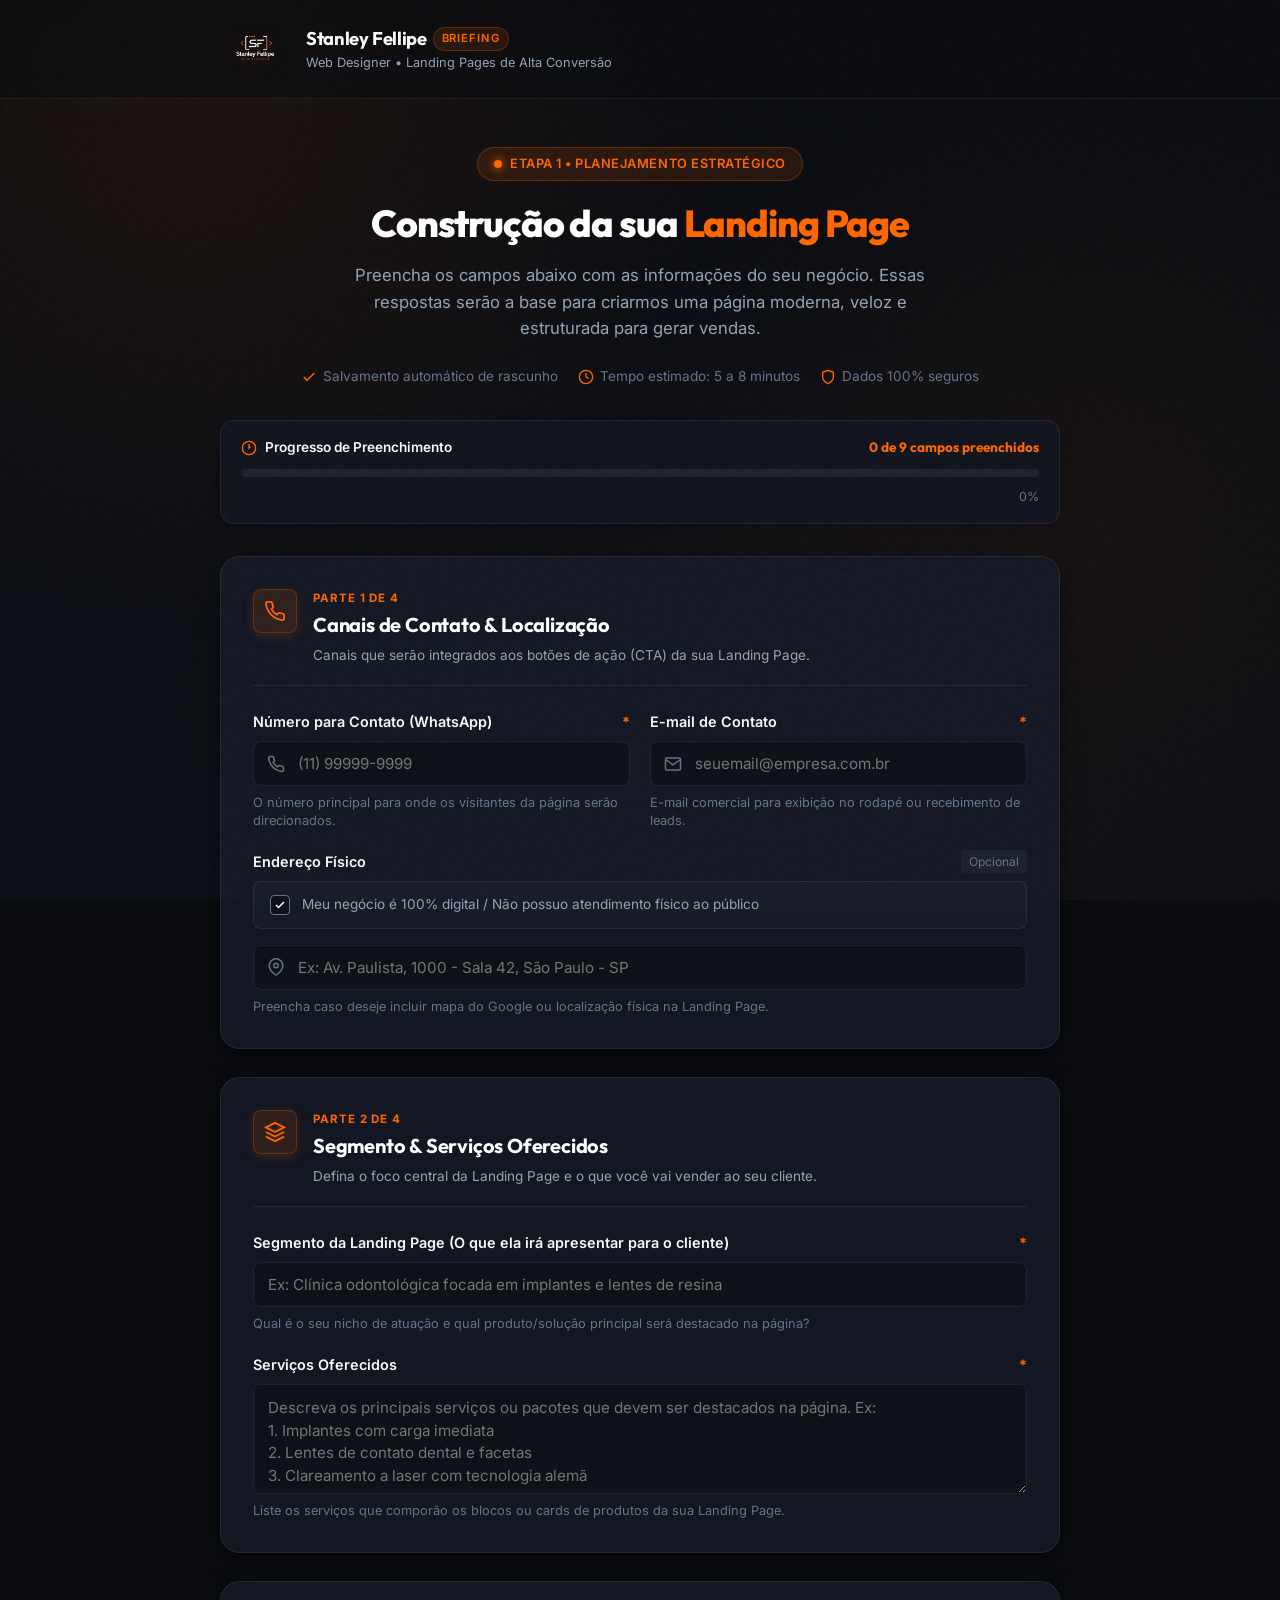
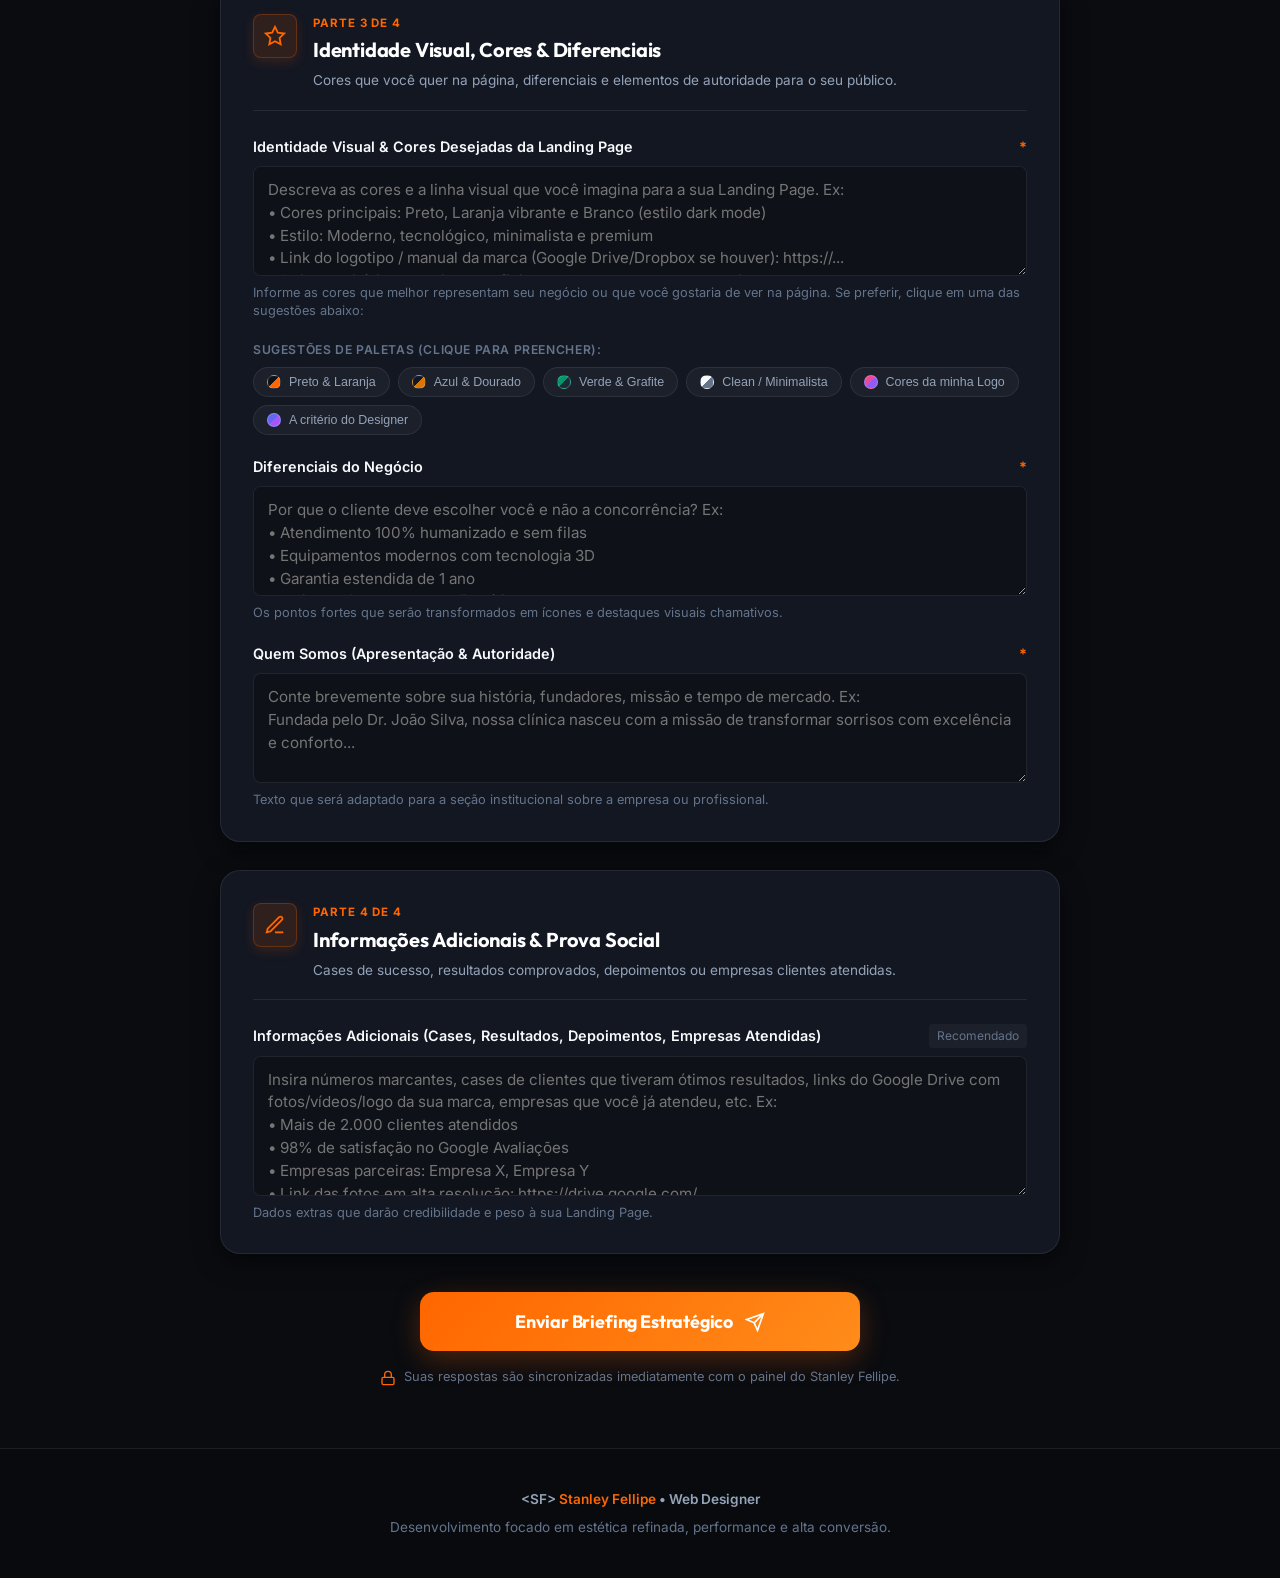
<file: index.html>
<!DOCTYPE html>
<html lang="pt-BR">
<head>
  <meta charset="UTF-8">
  <meta name="viewport" content="width=device-width, initial-scale=1.0">
  <title>Briefing de Landing Page | Stanley Fellipe - Web Designer</title>
  <meta name="description" content="Formulário oficial de briefing para criação de Landing Pages de alta conversão com Stanley Fellipe - Web Designer.">
  
  <!-- Google Fonts: Outfit & Inter -->
  <link rel="preconnect" href="https://fonts.googleapis.com">
  <link rel="preconnect" href="https://fonts.gstatic.com" crossorigin>
  <link href="https://fonts.googleapis.com/css2?family=Inter:wght@300;400;500;600;700&family=Outfit:wght@500;600;700;800;900&display=swap" rel="stylesheet">
  
  <!-- Stylesheets -->
  <link rel="stylesheet" href="css/style.css">
  <link rel="icon" type="image/png" href="assets/logo.png">
</head>
<body>

  <!-- Site Header -->
  <header class="site-header">
    <div class="container header-inner">
      <div class="brand-wrapper">
        <img src="assets/logo.png" alt="Stanley Fellipe - Web Designer" class="brand-logo-img" id="siteLogo">
        <div class="brand-text">
          <div class="brand-title">
            Stanley Fellipe
            <span class="brand-badge">Briefing</span>
          </div>
          <span class="brand-subtitle">Web Designer • Landing Pages de Alta Conversão</span>
        </div>
      </div>

    </div>
  </header>

  <!-- Main Content -->
  <main class="container">
    
    <!-- Hero Section -->
    <section class="hero-section">
      <div class="hero-tag">
        <span class="dot"></span>
        Etapa 1 • Planejamento Estratégico
      </div>
      <h1 class="hero-title">
        Construção da sua <span class="highlight">Landing Page</span>
      </h1>
      <p class="hero-description">
        Preencha os campos abaixo com as informações do seu negócio. Essas respostas serão a base para criarmos uma página moderna, veloz e estruturada para gerar vendas.
      </p>

      <div class="hero-features">
        <div class="hero-feature-item">
          <svg width="16" height="16" viewBox="0 0 24 24" fill="none" stroke="currentColor" stroke-width="2">
            <polyline points="20 6 9 17 4 12"></polyline>
          </svg>
          Salvamento automático de rascunho
        </div>
        <div class="hero-feature-item">
          <svg width="16" height="16" viewBox="0 0 24 24" fill="none" stroke="currentColor" stroke-width="2">
            <circle cx="12" cy="12" r="10"></circle>
            <polyline points="12 6 12 12 16 14"></polyline>
          </svg>
          Tempo estimado: 5 a 8 minutos
        </div>
        <div class="hero-feature-item">
          <svg width="16" height="16" viewBox="0 0 24 24" fill="none" stroke="currentColor" stroke-width="2">
            <path d="M12 22s8-4 8-10V5l-8-3-8 3v7c0 6 8 10 8 10z"></path>
          </svg>
          Dados 100% seguros
        </div>
      </div>
    </section>

    <!-- Progress Indicator Card -->
    <div class="progress-card">
      <div class="progress-header">
        <span class="progress-label">
          <svg width="16" height="16" viewBox="0 0 24 24" fill="none" stroke="var(--primary)" stroke-width="2">
            <circle cx="12" cy="12" r="10"></circle>
            <polyline points="12 6 12 12 14 10"></polyline>
          </svg>
          Progresso de Preenchimento
        </span>
        <span class="progress-counter" id="progressCount">0 de 9 campos preenchidos</span>
      </div>
      <div class="progress-track">
        <div class="progress-fill" id="progressFill"></div>
      </div>
      <div style="display: flex; justify-content: flex-end; font-size: 0.78rem; color: var(--text-dim);">
        <span id="progressPercent">0%</span>
      </div>
    </div>

    <!-- Briefing Form -->
    <form id="briefingForm" class="form-wrapper" novalidate>
      
      <!-- SEÇÃO 1: CONTATO & LOCALIZAÇÃO -->
      <section class="form-section" id="secContact">
        <div class="section-header">
          <div class="section-icon">
            <svg width="22" height="22" viewBox="0 0 24 24" fill="none" stroke="currentColor" stroke-width="2">
              <path d="M22 16.92v3a2 2 0 0 1-2.18 2 19.79 19.79 0 0 1-8.63-3.07 19.5 19.5 0 0 1-6-6 19.79 19.79 0 0 1-3.07-8.67A2 2 0 0 1 4.11 2h3a2 2 0 0 1 2 1.72 12.84 12.84 0 0 0 .7 2.81 2 2 0 0 1-.45 2.11L8.09 9.91a16 16 0 0 0 6 6l1.27-1.27a2 2 0 0 1 2.11-.45 12.84 12.84 0 0 0 2.81.7A2 2 0 0 1 22 16.92z"></path>
            </svg>
          </div>
          <div class="section-title-wrap">
            <span class="section-number">Parte 1 de 4</span>
            <h2 class="section-title">Canais de Contato & Localização</h2>
            <p class="section-desc">Canais que serão integrados aos botões de ação (CTA) da sua Landing Page.</p>
          </div>
        </div>

        <div class="form-grid">
          <!-- WhatsApp -->
          <div class="form-group">
            <label for="whatsapp" class="form-label">
              Número para Contato (WhatsApp)
              <span class="label-required">*</span>
            </label>
            <div class="input-container">
              <span class="input-icon">
                <svg width="18" height="18" viewBox="0 0 24 24" fill="none" stroke="currentColor" stroke-width="2">
                  <path d="M22 16.92v3a2 2 0 0 1-2.18 2 19.79 19.79 0 0 1-8.63-3.07 19.5 19.5 0 0 1-6-6 19.79 19.79 0 0 1-3.07-8.67A2 2 0 0 1 4.11 2h3a2 2 0 0 1 2 1.72 12.84 12.84 0 0 0 .7 2.81 2 2 0 0 1-.45 2.11L8.09 9.91a16 16 0 0 0 6 6l1.27-1.27a2 2 0 0 1 2.11-.45 12.84 12.84 0 0 0 2.81.7A2 2 0 0 1 22 16.92z"></path>
                </svg>
              </span>
              <input type="tel" id="whatsapp" name="whatsapp" class="form-input has-icon" placeholder="(11) 99999-9999" required autocomplete="tel" />
            </div>
            <span class="form-helper">O número principal para onde os visitantes da página serão direcionados.</span>
          </div>

          <!-- E-mail -->
          <div class="form-group">
            <label for="email" class="form-label">
              E-mail de Contato
              <span class="label-required">*</span>
            </label>
            <div class="input-container">
              <span class="input-icon">
                <svg width="18" height="18" viewBox="0 0 24 24" fill="none" stroke="currentColor" stroke-width="2">
                  <path d="M4 4h16c1.1 0 2 .9 2 2v12c0 1.1-.9 2-2 2H4c-1.1 0-2-.9-2-2V6c0-1.1.9-2 2-2z"></path>
                  <polyline points="22,6 12,13 2,6"></polyline>
                </svg>
              </span>
              <input type="email" id="email" name="email" class="form-input has-icon" placeholder="seuemail@empresa.com.br" required autocomplete="email" />
            </div>
            <span class="form-helper">E-mail comercial para exibição no rodapé ou recebimento de leads.</span>
          </div>

          <!-- Endereço (se necessário) -->
          <div class="form-group col-span-2">
            <label class="form-label">
              Endereço Físico
              <span class="label-optional">Opcional</span>
            </label>
            
            <label class="checkbox-card" id="checkboxCardEndereco">
              <input type="checkbox" id="semEnderecoFisico" style="display: none;">
              <span class="custom-checkbox">
                <svg width="12" height="12" viewBox="0 0 24 24" fill="none" stroke="#fff" stroke-width="3">
                  <polyline points="20 6 9 17 4 12"></polyline>
                </svg>
              </span>
              <span class="checkbox-text">Meu negócio é 100% digital / Não possuo atendimento físico ao público</span>
            </label>

            <div id="enderecoInputGroup" class="input-container">
              <span class="input-icon">
                <svg width="18" height="18" viewBox="0 0 24 24" fill="none" stroke="currentColor" stroke-width="2">
                  <path d="M21 10c0 7-9 13-9 13s-9-6-9-13a9 9 0 0 1 18 0z"></path>
                  <circle cx="12" cy="10" r="3"></circle>
                </svg>
              </span>
              <input type="text" id="endereco" name="endereco" class="form-input has-icon" placeholder="Ex: Av. Paulista, 1000 - Sala 42, São Paulo - SP" />
            </div>
            <span class="form-helper">Preencha caso deseje incluir mapa do Google ou localização física na Landing Page.</span>
          </div>
        </div>
      </section>

      <!-- SEÇÃO 2: SEGMENTO & SERVIÇOS -->
      <section class="form-section" id="secServices">
        <div class="section-header">
          <div class="section-icon">
            <svg width="22" height="22" viewBox="0 0 24 24" fill="none" stroke="currentColor" stroke-width="2">
              <polygon points="12 2 2 7 12 12 22 7 12 2"></polygon>
              <polyline points="2 17 12 22 22 17"></polyline>
              <polyline points="2 12 12 17 22 12"></polyline>
            </svg>
          </div>
          <div class="section-title-wrap">
            <span class="section-number">Parte 2 de 4</span>
            <h2 class="section-title">Segmento & Serviços Oferecidos</h2>
            <p class="section-desc">Defina o foco central da Landing Page e o que você vai vender ao seu cliente.</p>
          </div>
        </div>

        <div class="form-grid single-col">
          <!-- Segmento da LP -->
          <div class="form-group">
            <label for="segmento" class="form-label">
              Segmento da Landing Page (O que ela irá apresentar para o cliente)
              <span class="label-required">*</span>
            </label>
            <input type="text" id="segmento" name="segmento" class="form-input" placeholder="Ex: Clínica odontológica focada em implantes e lentes de resina" required />
            <span class="form-helper">Qual é o seu nicho de atuação e qual produto/solução principal será destacado na página?</span>
          </div>

          <!-- Serviços Oferecidos -->
          <div class="form-group">
            <label for="servicos" class="form-label">
              Serviços Oferecidos
              <span class="label-required">*</span>
            </label>
            <textarea id="servicos" name="servicos" class="form-textarea" placeholder="Descreva os principais serviços ou pacotes que devem ser destacados na página. Ex:
1. Implantes com carga imediata
2. Lentes de contato dental e facetas
3. Clareamento a laser com tecnologia alemã" required></textarea>
            <span class="form-helper">Liste os serviços que comporão os blocos ou cards de produtos da sua Landing Page.</span>
          </div>
        </div>
      </section>

      <!-- SEÇÃO 3: IDENTIDADE VISUAL & DIFERENCIAIS -->
      <section class="form-section" id="secBrand">
        <div class="section-header">
          <div class="section-icon">
            <svg width="22" height="22" viewBox="0 0 24 24" fill="none" stroke="currentColor" stroke-width="2">
              <path d="M12 2l3.09 6.26L22 9.27l-5 4.87 1.18 6.88L12 17.77l-6.18 3.25L7 14.14 2 9.27l6.91-1.01L12 2z"></path>
            </svg>
          </div>
          <div class="section-title-wrap">
            <span class="section-number">Parte 3 de 4</span>
            <h2 class="section-title">Identidade Visual, Cores & Diferenciais</h2>
            <p class="section-desc">Cores que você quer na página, diferenciais e elementos de autoridade para o seu público.</p>
          </div>
        </div>

        <div class="form-grid single-col">
          <!-- Identidade Visual & Cores Desejadas -->
          <div class="form-group">
            <label for="cores" class="form-label">
              Identidade Visual & Cores Desejadas da Landing Page
              <span class="label-required">*</span>
            </label>
            <textarea id="cores" name="cores" class="form-textarea" placeholder="Descreva as cores e a linha visual que você imagina para a sua Landing Page. Ex:
• Cores principais: Preto, Laranja vibrante e Branco (estilo dark mode)
• Estilo: Moderno, tecnológico, minimalista e premium
• Link do logotipo / manual da marca (Google Drive/Dropbox se houver): https://...
• Deixo a critério do designer definir a melhor paleta para o meu nicho" required></textarea>
            <span class="form-helper">Informe as cores que melhor representam seu negócio ou que você gostaria de ver na página. Se preferir, clique em uma das sugestões abaixo:</span>
            
            <div class="color-chips-wrapper">
              <span class="color-chips-title">Sugestões de paletas (clique para preencher):</span>
              <div class="color-chips-list">
                <button type="button" class="color-chip" data-color="Preto, Laranja Vibrante e Branco (Moderno, Tecnológico e Alta Conversão)">
                  <span class="color-preview" style="background: linear-gradient(135deg, #0f1015 50%, #ff6600 50%);"></span>
                  Preto & Laranja
                </button>
                <button type="button" class="color-chip" data-color="Azul Petróleo, Dourado e Branco (Elegante, Confiança e Corporativo)">
                  <span class="color-preview" style="background: linear-gradient(135deg, #0f172a 50%, #d97706 50%);"></span>
                  Azul & Dourado
                </button>
                <button type="button" class="color-chip" data-color="Verde Esmeralda, Grafite e Branco (Saúde, Sustentabilidade e Sucesso)">
                  <span class="color-preview" style="background: linear-gradient(135deg, #059669 50%, #1e293b 50%);"></span>
                  Verde & Grafite
                </button>
                <button type="button" class="color-chip" data-color="Tons Neutros, Branco e Cinza (Clean, Sofisticado e Minimalista)">
                  <span class="color-preview" style="background: linear-gradient(135deg, #f8fafc 50%, #64748b 50%);"></span>
                  Clean / Minimalista
                </button>
                <button type="button" class="color-chip" data-color="Quero utilizar estritamente as mesmas cores da minha Logomarca atual">
                  <span class="color-preview" style="background: linear-gradient(135deg, #ec4899 50%, #8b5cf6 50%);"></span>
                  Cores da minha Logo
                </button>
                <button type="button" class="color-chip" data-color="Deixo a critério do designer criar a melhor paleta para o meu segmento">
                  <span class="color-preview" style="background: linear-gradient(135deg, #6366f1 50%, #a855f7 50%);"></span>
                  A critério do Designer
                </button>
              </div>
            </div>
          </div>

          <!-- Diferenciais -->
          <div class="form-group">
            <label for="diferenciais" class="form-label">
              Diferenciais do Negócio
              <span class="label-required">*</span>
            </label>
            <textarea id="diferenciais" name="diferenciais" class="form-textarea" placeholder="Por que o cliente deve escolher você e não a concorrência? Ex:
• Atendimento 100% humanizado e sem filas
• Equipamentos modernos com tecnologia 3D
• Garantia estendida de 1 ano
• Mais de 10 anos de atuação sólida no mercado" required></textarea>
            <span class="form-helper">Os pontos fortes que serão transformados em ícones e destaques visuais chamativos.</span>
          </div>

          <!-- Quem Somos -->
          <div class="form-group">
            <label for="quemSomos" class="form-label">
              Quem Somos (Apresentação & Autoridade)
              <span class="label-required">*</span>
            </label>
            <textarea id="quemSomos" name="quemSomos" class="form-textarea" placeholder="Conte brevemente sobre sua história, fundadores, missão e tempo de mercado. Ex:
Fundada pelo Dr. João Silva, nossa clínica nasceu com a missão de transformar sorrisos com excelência e conforto..." required></textarea>
            <span class="form-helper">Texto que será adaptado para a seção institucional sobre a empresa ou profissional.</span>
          </div>
        </div>
      </section>

      <!-- SEÇÃO 4: INFORMAÇÕES ADICIONAIS & CASES -->
      <section class="form-section" id="secAdditional">
        <div class="section-header">
          <div class="section-icon">
            <svg width="22" height="22" viewBox="0 0 24 24" fill="none" stroke="currentColor" stroke-width="2">
              <path d="M12 20h9"></path>
              <path d="M16.5 3.5a2.121 2.121 0 0 1 3 3L7 19l-4 1 1-4L16.5 3.5z"></path>
            </svg>
          </div>
          <div class="section-title-wrap">
            <span class="section-number">Parte 4 de 4</span>
            <h2 class="section-title">Informações Adicionais & Prova Social</h2>
            <p class="section-desc">Cases de sucesso, resultados comprovados, depoimentos ou empresas clientes atendidas.</p>
          </div>
        </div>

        <div class="form-grid single-col">
          <!-- Informações Adicionais / Cases -->
          <div class="form-group">
            <label for="infoAdicionais" class="form-label">
              Informações Adicionais (Cases, Resultados, Depoimentos, Empresas Atendidas)
              <span class="label-optional">Recomendado</span>
            </label>
            <textarea id="infoAdicionais" name="infoAdicionais" class="form-textarea tall" placeholder="Insira números marcantes, cases de clientes que tiveram ótimos resultados, links do Google Drive com fotos/vídeos/logo da sua marca, empresas que você já atendeu, etc. Ex:
• Mais de 2.000 clientes atendidos
• 98% de satisfação no Google Avaliações
• Empresas parceiras: Empresa X, Empresa Y
• Link das fotos em alta resolução: https://drive.google.com/..."></textarea>
            <span class="form-helper">Dados extras que darão credibilidade e peso à sua Landing Page.</span>
          </div>
        </div>
      </section>

      <!-- Submit Section -->
      <div class="form-footer">
        <button type="submit" class="btn-submit-primary" id="btnSubmitBriefing">
          <span>Enviar Briefing Estratégico</span>
          <svg width="20" height="20" viewBox="0 0 24 24" fill="none" stroke="currentColor" stroke-width="2">
            <line x1="22" y1="2" x2="11" y2="13"></line>
            <polygon points="22 2 15 22 11 13 2 9 22 2"></polygon>
          </svg>
        </button>

        <div class="form-security-note">
          <svg width="16" height="16" viewBox="0 0 24 24" fill="none" stroke="var(--primary)" stroke-width="2">
            <rect x="3" y="11" width="18" height="11" rx="2" ry="2"></rect>
            <path d="M7 11V7a5 5 0 0 1 10 0v4"></path>
          </svg>
          Suas respostas são sincronizadas imediatamente com o painel do Stanley Fellipe.
        </div>
      </div>

    </form>
  </main>

  <!-- Success Modal -->
  <div class="modal-overlay" id="successModal">
    <div class="modal-card">
      <div class="modal-icon-badge">
        <svg width="36" height="36" viewBox="0 0 24 24" fill="none" stroke="currentColor" stroke-width="2.5">
          <path d="M22 11.08V12a10 10 0 1 1-5.93-9.14"></path>
          <polyline points="22 4 12 14.01 9 11.01"></polyline>
        </svg>
      </div>

      <h2 class="modal-title">Briefing Enviado!</h2>
      <p class="modal-text">
        As respostas foram salvas com sucesso. Você pode também enviar o resumo formatado diretamente para o WhatsApp do Stanley para agilizar o início do projeto.
      </p>

      <div class="modal-actions">
        <button type="button" class="btn-whatsapp-send" id="btnModalWhatsapp">
          <svg width="20" height="20" viewBox="0 0 24 24" fill="currentColor">
            <path d="M12.031 6.172c-3.181 0-5.767 2.586-5.768 5.766-.001 1.298.38 2.27 1.019 3.287l-.582 2.128 2.182-.573c.978.58 1.911.928 3.145.929 3.178 0 5.767-2.587 5.768-5.766 0-3.18-2.587-5.771-5.764-5.771zm3.392 8.244c-.144.405-.837.774-1.17.824-.299.045-.677.063-1.092-.069-.252-.08-.575-.187-.988-.365-1.739-.751-2.874-2.502-2.961-2.617-.087-.116-.708-.94-.708-1.793s.448-1.273.607-1.446c.159-.173.346-.217.462-.217l.332.006c.106.005.249-.04.39.298.144.347.491 1.2.534 1.287.043.087.072.188.014.304-.058.116-.087.188-.173.289l-.26.304c-.087.086-.177.18-.076.354.101.174.449.741.964 1.201.662.591 1.221.774 1.394.86.174.086.275.072.376-.044.101-.116.433-.506.549-.68.116-.173.231-.145.39-.086s1.011.477 1.184.564.289.13.332.203c.043.072.043.419-.101.824z"/>
          </svg>
          Enviar Cópia no WhatsApp do Stanley
        </button>

        <button type="button" class="btn-secondary-action" id="btnModalDownload">
          <svg width="18" height="18" viewBox="0 0 24 24" fill="none" stroke="currentColor" stroke-width="2">
            <path d="M21 15v4a2 2 0 0 1-2 2H5a2 2 0 0 1-2-2v-4"></path>
            <polyline points="7 10 12 15 17 10"></polyline>
            <line x1="12" y1="15" x2="12" y2="3"></line>
          </svg>
          Baixar Resumo em Arquivo (.txt)
        </button>



        <button type="button" class="btn-close-modal" id="btnCloseModal">
          Fechar esta janela
        </button>
      </div>
    </div>
  </div>

  <!-- Toast Notification Container -->
  <div class="toast-container" id="toastContainer"></div>

  <!-- Site Footer -->
  <footer class="site-footer">
    <div class="container">
      <p class="footer-brand">
        &lt;SF&gt; <span>Stanley Fellipe</span> • Web Designer
      </p>
      <p>Desenvolvimento focado em estética refinada, performance e alta conversão.</p>
    </div>
  </footer>

  <!-- Scripts -->
  <script src="js/form.js"></script>

  <!-- Acesso secreto ao painel: triple-click na logo -->
  <script>
  (function() {
    let clickCount = 0;
    let clickTimer = null;
    const triggerElements = [
      document.getElementById('siteLogo'),
      document.querySelector('.brand-wrapper')
    ].filter(Boolean);

    function triggerAdmin() {
      window.location.href = 'admin.html';
    }

    triggerElements.forEach(el => {
      el.style.cursor = 'pointer';
      el.addEventListener('click', function(e) {
        clickCount++;
        clearTimeout(clickTimer);
        clickTimer = setTimeout(function() { clickCount = 0; }, 1500);

        if (clickCount >= 3) {
          clearTimeout(clickTimer);
          clickCount = 0;
          triggerAdmin();
        }
      });
    });

    // Atalho de teclado secreto: Ctrl + Shift + A
    document.addEventListener('keydown', function(e) {
      if ((e.ctrlKey || e.metaKey) && e.shiftKey && (e.key === 'A' || e.key === 'a')) {
        e.preventDefault();
        triggerAdmin();
      }
    });
  })();
  </script>
</body>
</html>
</file>
<file: css/style.css>
/* ==========================================================================
   STANLEY FELLIPE - BRIEFING DE LANDING PAGE
   Design System: Preto & Laranja (High-End Dark Tech Aesthetic)
   ========================================================================== */

:root {
  /* Color Palette */
  --bg-main: #0a0c10;
  --bg-surface: #12151e;
  --bg-card: #161a26;
  --bg-card-hover: #1c2233;
  --bg-input: #0e1118;
  
  --primary: #ff6600;
  --primary-hover: #ff7e24;
  --primary-light: rgba(255, 102, 0, 0.12);
  --primary-glow: rgba(255, 102, 0, 0.35);
  --primary-gradient: linear-gradient(135deg, #ff6600 0%, #ff8c1a 100%);
  
  --accent-gold: #ffaa00;
  --accent-cyan: #00d4ff;
  --accent-success: #10b981;
  --accent-danger: #ef4444;
  --accent-purple: #8b5cf6;
  
  --text-main: #f8fafc;
  --text-muted: #94a3b8;
  --text-dim: #64748b;
  --text-inverse: #0a0c10;
  
  --border-subtle: rgba(255, 255, 255, 0.08);
  --border-focus: rgba(255, 102, 0, 0.6);
  --border-orange: rgba(255, 102, 0, 0.25);
  
  /* Fonts */
  --font-heading: 'Outfit', -apple-system, BlinkMacSystemFont, 'Segoe UI', Roboto, sans-serif;
  --font-body: 'Inter', -apple-system, BlinkMacSystemFont, 'Segoe UI', Roboto, sans-serif;
  
  /* Shadows & Glass */
  --shadow-sm: 0 2px 8px rgba(0, 0, 0, 0.4);
  --shadow-md: 0 8px 24px rgba(0, 0, 0, 0.5);
  --shadow-lg: 0 16px 40px rgba(0, 0, 0, 0.65);
  --shadow-orange: 0 8px 28px rgba(255, 102, 0, 0.28);
  --glass-card: rgba(22, 26, 38, 0.85);
  
  /* Layout */
  --radius-sm: 8px;
  --radius-md: 14px;
  --radius-lg: 20px;
  --radius-xl: 28px;
  --container-max: 880px;
  --transition: all 0.25s cubic-bezier(0.16, 1, 0.3, 1);
}

/* Reset & Base */
*, *::before, *::after {
  box-sizing: border-box;
  margin: 0;
  padding: 0;
}

html {
  font-size: 16px;
  scroll-behavior: smooth;
  background-color: var(--bg-main);
}

body {
  font-family: var(--font-body);
  color: var(--text-main);
  background-color: var(--bg-main);
  background-image: 
    radial-gradient(circle at 15% 10%, rgba(255, 102, 0, 0.08) 0%, transparent 40%),
    radial-gradient(circle at 85% 60%, rgba(255, 102, 0, 0.05) 0%, transparent 40%),
    radial-gradient(circle at 50% 90%, rgba(255, 126, 36, 0.04) 0%, transparent 50%),
    linear-gradient(to bottom, #0a0c10, #0c0f16);
  background-attachment: fixed;
  min-height: 100vh;
  line-height: 1.6;
  -webkit-font-smoothing: antialiased;
  -moz-osx-font-smoothing: grayscale;
}

/* Noise texture overlay */
body::before {
  content: "";
  position: fixed;
  top: 0;
  left: 0;
  width: 100%;
  height: 100%;
  pointer-events: none;
  opacity: 0.02;
  background-image: url("data:image/svg+xml,%3Csvg viewBox='0 0 200 200' xmlns='http://www.w3.org/2000/svg'%3E%3Cfilter id='noiseFilter'%3E%3CfeTurbulence type='fractalNoise' baseFrequency='0.8' numOctaves='3' stitchTiles='stitch'/%3E%3C/filter%3E%3Crect width='100%25' height='100%25' filter='url(%23noiseFilter)'/%3E%3C/svg%3E");
  z-index: 999;
}

a {
  color: var(--primary);
  text-decoration: none;
  transition: var(--transition);
}

a:hover {
  color: var(--primary-hover);
}

/* Container */
.container {
  width: 100%;
  max-width: var(--container-max);
  margin: 0 auto;
  padding: 0 20px;
}

/* ==========================================================================
   TOP BAR / HEADER
   ========================================================================== */
.site-header {
  padding: 24px 0;
  position: relative;
  z-index: 50;
  border-bottom: 1px solid var(--border-subtle);
  backdrop-filter: blur(12px);
  background: rgba(10, 12, 16, 0.7);
  position: sticky;
  top: 0;
}

.header-inner {
  display: flex;
  align-items: center;
  justify-content: space-between;
  gap: 16px;
}

.brand-wrapper {
  display: flex;
  align-items: center;
  gap: 14px;
}

.brand-logo-img {
  height: 48px;
  width: auto;
  object-fit: contain;
  filter: drop-shadow(0 2px 8px rgba(255, 102, 0, 0.25));
  transition: var(--transition);
}

.brand-logo-img:hover {
  transform: scale(1.04);
}

.brand-text {
  display: flex;
  flex-direction: column;
}

.brand-title {
  font-family: var(--font-heading);
  font-weight: 700;
  font-size: 1.15rem;
  letter-spacing: -0.02em;
  color: var(--text-main);
  display: flex;
  align-items: center;
  gap: 6px;
}

.brand-badge {
  font-size: 0.7rem;
  font-family: var(--font-body);
  text-transform: uppercase;
  letter-spacing: 0.08em;
  padding: 2px 8px;
  background: var(--primary-light);
  color: var(--primary);
  border: 1px solid var(--border-orange);
  border-radius: 999px;
  font-weight: 600;
}

.brand-subtitle {
  font-size: 0.8rem;
  color: var(--text-muted);
}

.header-actions {
  display: flex;
  align-items: center;
  gap: 12px;
}

.btn-header-admin {
  display: inline-flex;
  align-items: center;
  gap: 8px;
  background: rgba(255, 102, 0, 0.1);
  color: var(--primary);
  border: 1px solid var(--border-orange);
  padding: 8px 16px;
  border-radius: var(--radius-sm);
  font-size: 0.85rem;
  font-weight: 600;
  transition: var(--transition);
}

.btn-header-admin:hover {
  background: var(--primary);
  color: #fff;
  box-shadow: 0 4px 16px rgba(255, 102, 0, 0.35);
  transform: translateY(-1px);
}

/* ==========================================================================
   HERO SECTION
   ========================================================================== */
.hero-section {
  padding: 48px 0 32px;
  text-align: center;
  position: relative;
}

.hero-tag {
  display: inline-flex;
  align-items: center;
  gap: 8px;
  background: rgba(255, 102, 0, 0.12);
  color: var(--primary);
  border: 1px solid var(--border-orange);
  padding: 6px 16px;
  border-radius: 999px;
  font-size: 0.8rem;
  font-weight: 600;
  letter-spacing: 0.04em;
  text-transform: uppercase;
  margin-bottom: 20px;
}

.hero-tag .dot {
  width: 8px;
  height: 8px;
  background: var(--primary);
  border-radius: 50%;
  box-shadow: 0 0 10px var(--primary);
  animation: pulse-dot 2s infinite;
}

@keyframes pulse-dot {
  0%, 100% { opacity: 1; transform: scale(1); }
  50% { opacity: 0.4; transform: scale(0.8); }
}

.hero-title {
  font-family: var(--font-heading);
  font-size: 2.35rem;
  font-weight: 800;
  line-height: 1.18;
  letter-spacing: -0.03em;
  margin-bottom: 16px;
  color: #ffffff;
}

.hero-title .highlight {
  color: var(--primary);
  position: relative;
  display: inline-block;
}

.hero-title .highlight::after {
  content: "";
  position: absolute;
  bottom: 2px;
  left: 0;
  width: 100%;
  height: 6px;
  background: rgba(255, 102, 0, 0.25);
  border-radius: 4px;
  z-index: -1;
}

.hero-description {
  max-width: 620px;
  margin: 0 auto 24px;
  font-size: 1.05rem;
  color: var(--text-muted);
  line-height: 1.6;
}

.hero-features {
  display: flex;
  align-items: center;
  justify-content: center;
  gap: 20px;
  flex-wrap: wrap;
  font-size: 0.85rem;
  color: var(--text-dim);
}

.hero-feature-item {
  display: flex;
  align-items: center;
  gap: 6px;
}

.hero-feature-item svg {
  color: var(--primary);
}

/* ==========================================================================
   PROGRESS BAR
   ========================================================================== */
.progress-card {
  background: var(--bg-surface);
  border: 1px solid var(--border-subtle);
  border-radius: var(--radius-md);
  padding: 16px 20px;
  margin-bottom: 32px;
  box-shadow: var(--shadow-sm);
  display: flex;
  flex-direction: column;
  gap: 10px;
}

.progress-header {
  display: flex;
  align-items: center;
  justify-content: space-between;
  font-size: 0.85rem;
}

.progress-label {
  font-weight: 600;
  color: var(--text-main);
  display: flex;
  align-items: center;
  gap: 8px;
}

.progress-counter {
  font-family: var(--font-heading);
  font-weight: 700;
  color: var(--primary);
}

.progress-track {
  width: 100%;
  height: 8px;
  background: rgba(255, 255, 255, 0.06);
  border-radius: 999px;
  overflow: hidden;
  position: relative;
}

.progress-fill {
  height: 100%;
  width: 0%;
  background: var(--primary-gradient);
  border-radius: 999px;
  transition: width 0.4s cubic-bezier(0.16, 1, 0.3, 1);
  box-shadow: 0 0 12px var(--primary-glow);
}

/* ==========================================================================
   FORM SECTIONS & CARDS
   ========================================================================== */
.form-wrapper {
  display: flex;
  flex-direction: column;
  gap: 28px;
  margin-bottom: 60px;
}

.form-section {
  background: var(--glass-card);
  border: 1px solid var(--border-subtle);
  border-radius: var(--radius-lg);
  padding: 32px;
  position: relative;
  transition: var(--transition);
  box-shadow: var(--shadow-md);
  backdrop-filter: blur(16px);
}

.form-section:hover {
  border-color: rgba(255, 102, 0, 0.22);
}

.form-section.active-focus {
  border-color: var(--primary);
  box-shadow: 0 8px 32px rgba(255, 102, 0, 0.15);
}

.section-header {
  display: flex;
  align-items: flex-start;
  gap: 16px;
  margin-bottom: 24px;
  padding-bottom: 18px;
  border-bottom: 1px solid var(--border-subtle);
}

.section-icon {
  width: 44px;
  height: 44px;
  border-radius: var(--radius-sm);
  background: var(--primary-light);
  border: 1px solid var(--border-orange);
  color: var(--primary);
  display: flex;
  align-items: center;
  justify-content: center;
  flex-shrink: 0;
  box-shadow: 0 4px 12px rgba(255, 102, 0, 0.15);
}

.section-title-wrap {
  flex: 1;
}

.section-number {
  font-size: 0.72rem;
  font-weight: 700;
  letter-spacing: 0.08em;
  text-transform: uppercase;
  color: var(--primary);
  margin-bottom: 2px;
  display: block;
}

.section-title {
  font-family: var(--font-heading);
  font-size: 1.25rem;
  font-weight: 700;
  color: #ffffff;
  letter-spacing: -0.01em;
}

.section-desc {
  font-size: 0.85rem;
  color: var(--text-muted);
  margin-top: 4px;
}

/* Form Fields */
.form-grid {
  display: grid;
  grid-template-columns: 1fr 1fr;
  gap: 20px;
}

.form-grid.single-col {
  grid-template-columns: 1fr;
}

.form-group {
  display: flex;
  flex-direction: column;
  gap: 8px;
}

.form-group.col-span-2 {
  grid-column: span 2;
}

.form-label {
  font-size: 0.9rem;
  font-weight: 600;
  color: var(--text-main);
  display: flex;
  align-items: center;
  justify-content: space-between;
}

.label-required {
  color: var(--primary);
  font-weight: 700;
  margin-left: 4px;
}

.label-optional {
  font-size: 0.75rem;
  color: var(--text-dim);
  font-weight: 400;
  background: rgba(255, 255, 255, 0.04);
  padding: 2px 8px;
  border-radius: 4px;
}

.input-container {
  position: relative;
  display: flex;
  align-items: center;
}

.input-icon {
  position: absolute;
  left: 14px;
  color: var(--text-dim);
  pointer-events: none;
  display: flex;
  align-items: center;
  justify-content: center;
  transition: var(--transition);
}

.form-input,
.form-textarea,
.form-select {
  width: 100%;
  background: var(--bg-input);
  border: 1px solid var(--border-subtle);
  border-radius: var(--radius-sm);
  color: var(--text-main);
  font-family: var(--font-body);
  font-size: 0.95rem;
  padding: 12px 14px;
  transition: var(--transition);
  outline: none;
}

.form-input.has-icon {
  padding-left: 44px;
}

.form-textarea {
  min-height: 110px;
  resize: vertical;
  line-height: 1.5;
}

.form-textarea.tall {
  min-height: 140px;
}

.form-input:hover,
.form-textarea:hover,
.form-select:hover {
  border-color: rgba(255, 255, 255, 0.18);
}

.form-input:focus,
.form-textarea:focus,
.form-select:focus {
  border-color: var(--primary);
  box-shadow: 0 0 0 3px rgba(255, 102, 0, 0.2);
  background: #10141f;
}

.input-container:focus-within .input-icon {
  color: var(--primary);
}

.form-helper {
  font-size: 0.8rem;
  color: var(--text-dim);
  line-height: 1.4;
}

/* Checkbox Toggle */
.checkbox-card {
  display: flex;
  align-items: center;
  gap: 12px;
  background: rgba(255, 255, 255, 0.02);
  border: 1px solid var(--border-subtle);
  border-radius: var(--radius-sm);
  padding: 12px 16px;
  cursor: pointer;
  transition: var(--transition);
  margin-bottom: 8px;
}

.checkbox-card:hover {
  background: rgba(255, 102, 0, 0.04);
  border-color: var(--border-orange);
}

.custom-checkbox {
  width: 20px;
  height: 20px;
  border-radius: 4px;
  border: 1.5px solid var(--text-dim);
  background: var(--bg-input);
  display: flex;
  align-items: center;
  justify-content: center;
  transition: var(--transition);
  flex-shrink: 0;
}

input[type="checkbox"]:checked + .checkbox-card .custom-checkbox,
.checkbox-card.checked .custom-checkbox {
  background: var(--primary);
  border-color: var(--primary);
  box-shadow: 0 0 8px var(--primary-glow);
}

.checkbox-text {
  font-size: 0.85rem;
  color: var(--text-muted);
}

/* ==========================================================================
   SUBMIT BUTTON & ACTIONS
   ========================================================================== */
.form-footer {
  margin-top: 10px;
  text-align: center;
  display: flex;
  flex-direction: column;
  align-items: center;
  gap: 16px;
}

.btn-submit-primary {
  width: 100%;
  max-width: 440px;
  background: var(--primary-gradient);
  color: #ffffff;
  border: none;
  border-radius: var(--radius-md);
  padding: 18px 32px;
  font-family: var(--font-heading);
  font-size: 1.12rem;
  font-weight: 700;
  letter-spacing: -0.01em;
  cursor: pointer;
  box-shadow: var(--shadow-orange);
  transition: var(--transition);
  display: inline-flex;
  align-items: center;
  justify-content: center;
  gap: 12px;
  position: relative;
  overflow: hidden;
}

.btn-submit-primary:hover {
  transform: translateY(-2px);
  box-shadow: 0 12px 32px rgba(255, 102, 0, 0.45);
}

.btn-submit-primary:active {
  transform: translateY(0);
}

.btn-submit-primary::after {
  content: "";
  position: absolute;
  top: 0;
  left: -100%;
  width: 100%;
  height: 100%;
  background: linear-gradient(90deg, transparent, rgba(255, 255, 255, 0.2), transparent);
  transition: 0.6s;
}

.btn-submit-primary:hover::after {
  left: 100%;
}

.form-security-note {
  display: flex;
  align-items: center;
  gap: 8px;
  font-size: 0.8rem;
  color: var(--text-dim);
}

/* ==========================================================================
   MODAL (SUCCESS & DETAILS)
   ========================================================================== */
.modal-overlay {
  position: fixed;
  top: 0;
  left: 0;
  width: 100%;
  height: 100%;
  background: rgba(8, 10, 14, 0.85);
  backdrop-filter: blur(10px);
  z-index: 1000;
  display: flex;
  align-items: center;
  justify-content: center;
  padding: 20px;
  opacity: 0;
  pointer-events: none;
  transition: opacity 0.3s ease;
}

.modal-overlay.active {
  opacity: 1;
  pointer-events: auto;
}

.modal-card {
  background: var(--bg-surface);
  border: 1px solid var(--border-orange);
  border-radius: var(--radius-xl);
  max-width: 560px;
  width: 100%;
  padding: 40px 32px;
  text-align: center;
  box-shadow: 0 24px 60px rgba(0, 0, 0, 0.8), 0 0 40px rgba(255, 102, 0, 0.2);
  transform: scale(0.92);
  transition: transform 0.3s cubic-bezier(0.16, 1, 0.3, 1);
  position: relative;
  overflow: hidden;
}

.modal-overlay.active .modal-card {
  transform: scale(1);
}

.modal-icon-badge {
  width: 72px;
  height: 72px;
  background: rgba(255, 102, 0, 0.15);
  border: 2px solid var(--primary);
  border-radius: 50%;
  color: var(--primary);
  display: flex;
  align-items: center;
  justify-content: center;
  margin: 0 auto 20px;
  box-shadow: 0 0 25px rgba(255, 102, 0, 0.35);
  animation: pop-badge 0.5s cubic-bezier(0.16, 1, 0.3, 1);
}

@keyframes pop-badge {
  0% { transform: scale(0.4); opacity: 0; }
  70% { transform: scale(1.15); }
  100% { transform: scale(1); opacity: 1; }
}

.modal-title {
  font-family: var(--font-heading);
  font-size: 1.7rem;
  font-weight: 800;
  letter-spacing: -0.02em;
  margin-bottom: 12px;
  color: #ffffff;
}

.modal-text {
  font-size: 0.95rem;
  color: var(--text-muted);
  line-height: 1.6;
  margin-bottom: 28px;
}

.modal-actions {
  display: flex;
  flex-direction: column;
  gap: 12px;
}

.btn-whatsapp-send {
  background: #25D366;
  color: #ffffff;
  border: none;
  border-radius: var(--radius-sm);
  padding: 14px 20px;
  font-weight: 700;
  font-size: 0.98rem;
  cursor: pointer;
  display: inline-flex;
  align-items: center;
  justify-content: center;
  gap: 10px;
  transition: var(--transition);
  box-shadow: 0 6px 20px rgba(37, 211, 102, 0.3);
}

.btn-whatsapp-send:hover {
  background: #20bd5a;
  transform: translateY(-2px);
  box-shadow: 0 10px 25px rgba(37, 211, 102, 0.4);
}

.btn-secondary-action {
  background: rgba(255, 255, 255, 0.05);
  border: 1px solid var(--border-subtle);
  color: var(--text-main);
  padding: 12px 18px;
  border-radius: var(--radius-sm);
  font-size: 0.9rem;
  font-weight: 600;
  cursor: pointer;
  transition: var(--transition);
  display: inline-flex;
  align-items: center;
  justify-content: center;
  gap: 8px;
}

.btn-secondary-action:hover {
  background: rgba(255, 255, 255, 0.1);
  border-color: rgba(255, 255, 255, 0.2);
}

.btn-close-modal {
  background: none;
  border: none;
  color: var(--text-dim);
  font-size: 0.85rem;
  cursor: pointer;
  margin-top: 6px;
  transition: var(--transition);
}

.btn-close-modal:hover {
  color: var(--text-main);
  text-decoration: underline;
}

/* ==========================================================================
   TOAST NOTIFICATION
   ========================================================================== */
.toast-container {
  position: fixed;
  bottom: 24px;
  right: 24px;
  z-index: 2000;
  display: flex;
  flex-direction: column;
  gap: 10px;
  pointer-events: none;
}

.toast {
  pointer-events: auto;
  background: #181c28;
  border: 1px solid var(--border-orange);
  color: var(--text-main);
  padding: 12px 20px;
  border-radius: var(--radius-sm);
  font-size: 0.88rem;
  font-weight: 500;
  display: flex;
  align-items: center;
  gap: 10px;
  box-shadow: var(--shadow-lg), 0 0 15px rgba(255, 102, 0, 0.2);
  animation: toast-in 0.3s cubic-bezier(0.16, 1, 0.3, 1);
}

@keyframes toast-in {
  from { opacity: 0; transform: translateY(12px); }
  to { opacity: 1; transform: translateY(0); }
}

/* ==========================================================================
   COLOR PALETTE CHIPS
   ========================================================================== */
.color-chips-wrapper {
  margin-top: 12px;
  display: flex;
  flex-direction: column;
  gap: 8px;
}

.color-chips-title {
  font-size: 0.76rem;
  color: var(--text-dim);
  text-transform: uppercase;
  letter-spacing: 0.05em;
  font-weight: 600;
}

.color-chips-list {
  display: flex;
  flex-wrap: wrap;
  gap: 8px;
}

.color-chip {
  display: inline-flex;
  align-items: center;
  gap: 8px;
  padding: 7px 13px;
  background: rgba(255, 255, 255, 0.04);
  border: 1px solid var(--border-subtle);
  border-radius: 999px;
  color: var(--text-muted);
  font-size: 0.78rem;
  font-weight: 500;
  cursor: pointer;
  transition: var(--transition);
  user-select: none;
}

.color-chip:hover {
  background: rgba(255, 102, 0, 0.12);
  border-color: var(--primary);
  color: #ffffff;
  transform: translateY(-1px);
}

.color-chip.active {
  background: rgba(255, 102, 0, 0.2);
  border-color: var(--primary);
  color: var(--primary);
  box-shadow: 0 0 10px rgba(255, 102, 0, 0.2);
}

.color-preview {
  width: 14px;
  height: 14px;
  border-radius: 50%;
  display: inline-block;
  border: 1px solid rgba(255, 255, 255, 0.2);
  flex-shrink: 0;
}

/* ==========================================================================
   FOOTER
   ========================================================================== */
.site-footer {
  padding: 40px 0;
  border-top: 1px solid var(--border-subtle);
  background: rgba(8, 10, 14, 0.9);
  text-align: center;
  font-size: 0.85rem;
  color: var(--text-dim);
}

.site-footer .footer-brand {
  color: var(--text-muted);
  font-weight: 600;
  margin-bottom: 6px;
}

.site-footer .footer-brand span {
  color: var(--primary);
}

/* ==========================================================================
   RESPONSIVE DESIGN
   ========================================================================== */
@media (max-width: 768px) {
  .hero-title {
    font-size: 1.85rem;
  }
  
  .form-grid {
    grid-template-columns: 1fr;
  }
  
  .form-group.col-span-2 {
    grid-column: span 1;
  }
  
  .form-section {
    padding: 24px 18px;
  }
  
  .header-actions {
    gap: 8px;
  }
  
  .btn-header-admin span {
    display: none;
  }
}
</file>
